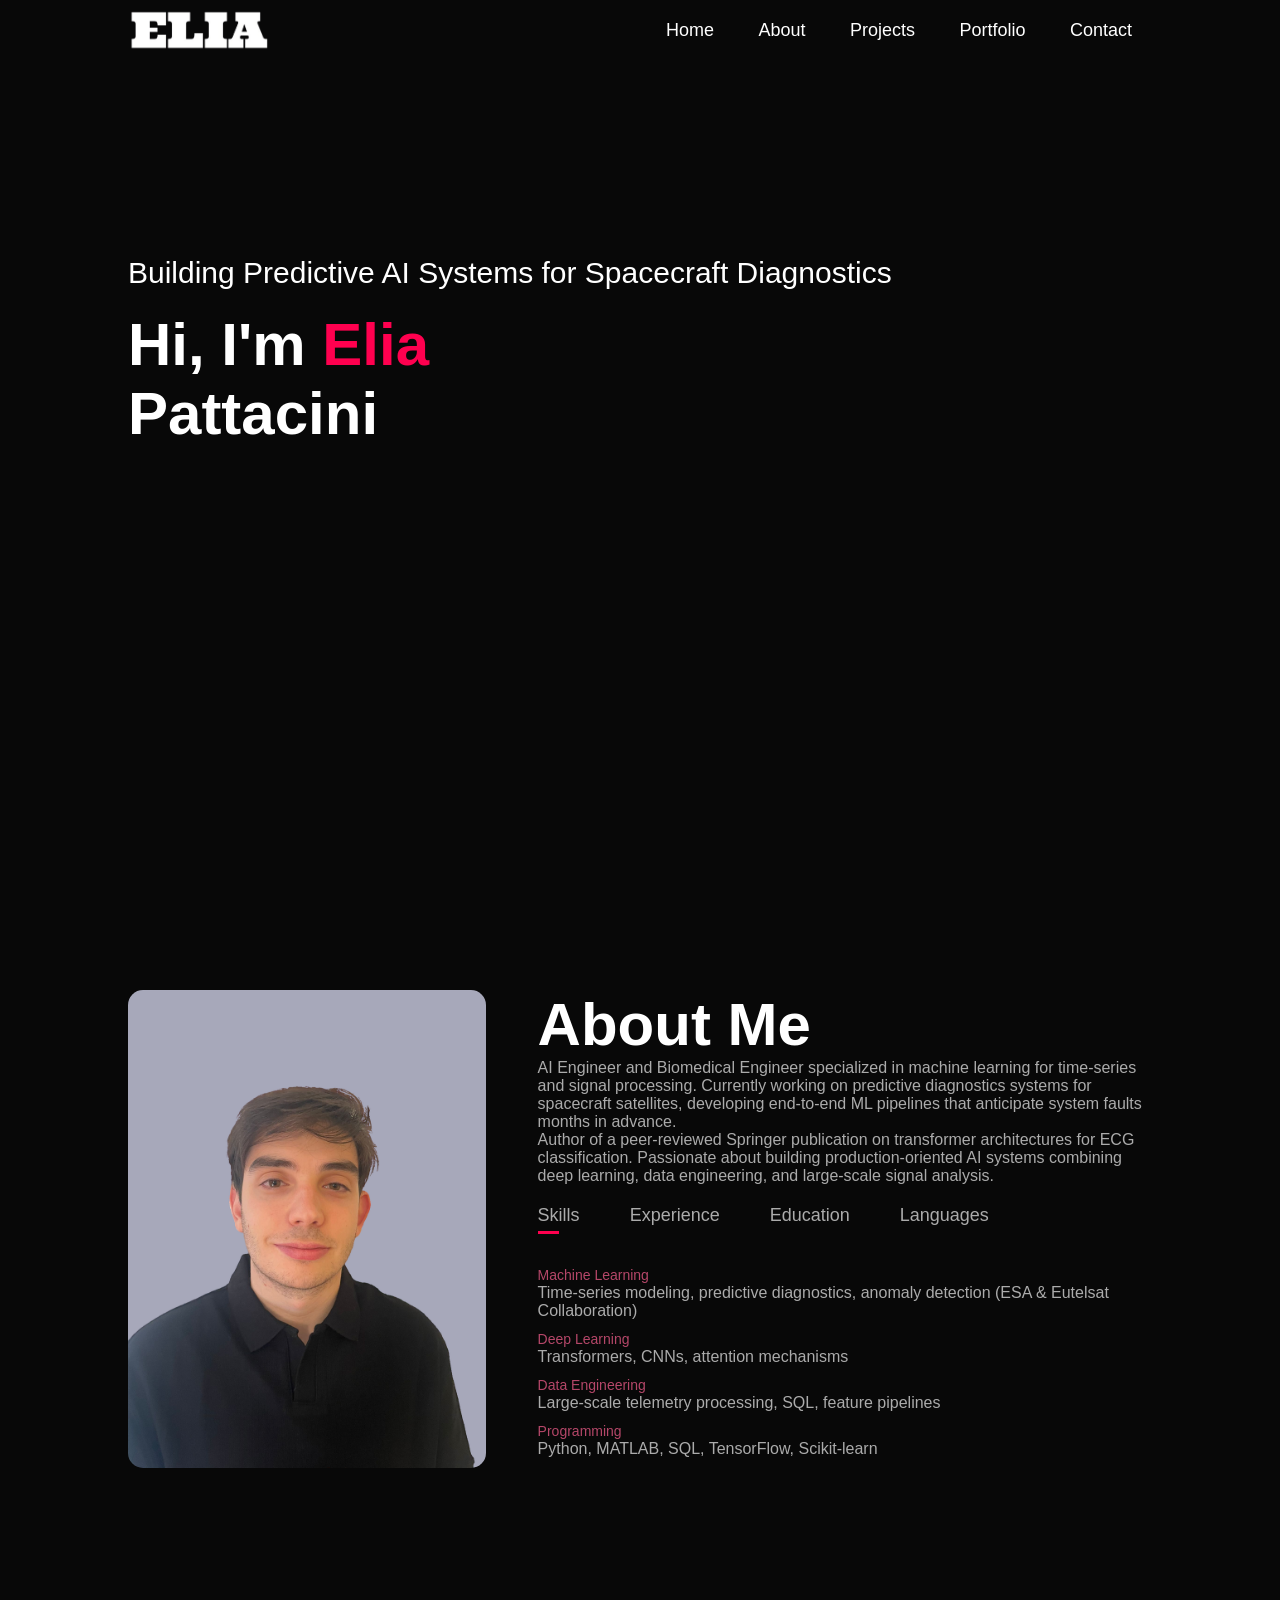
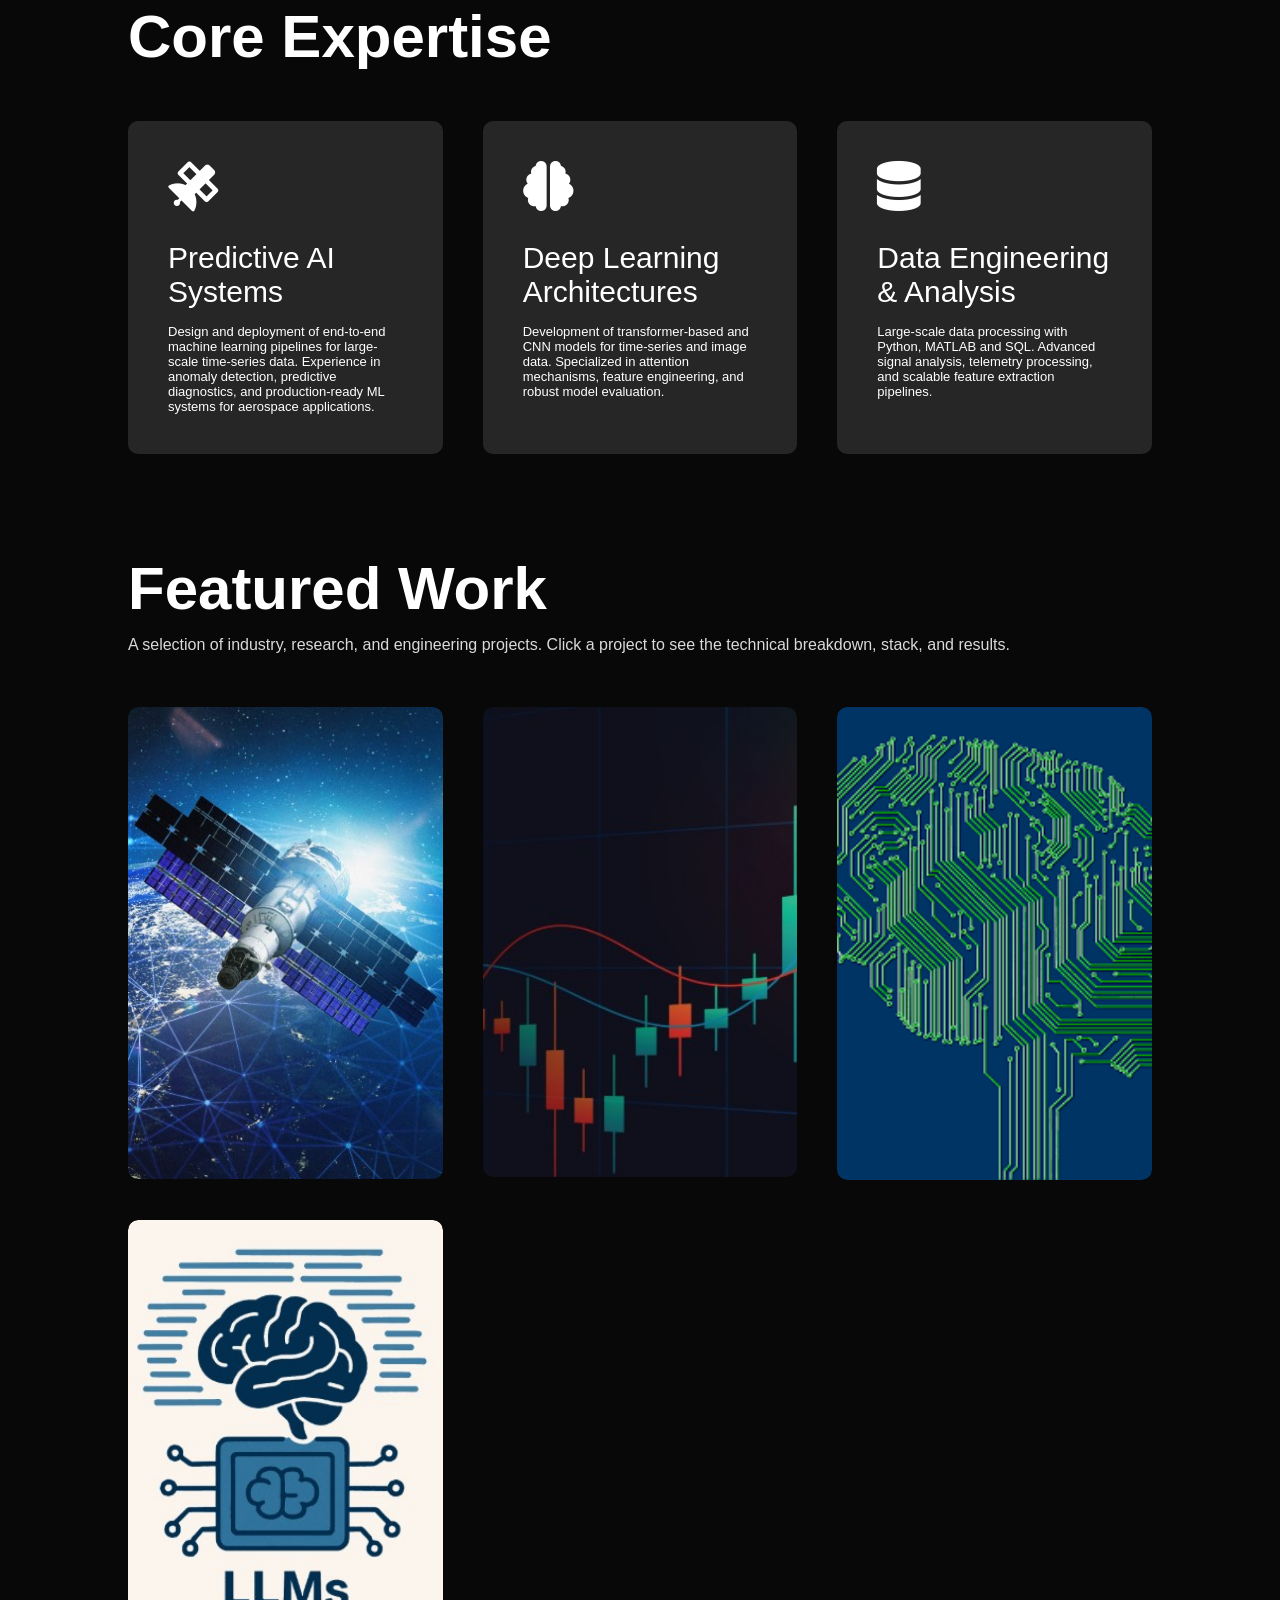
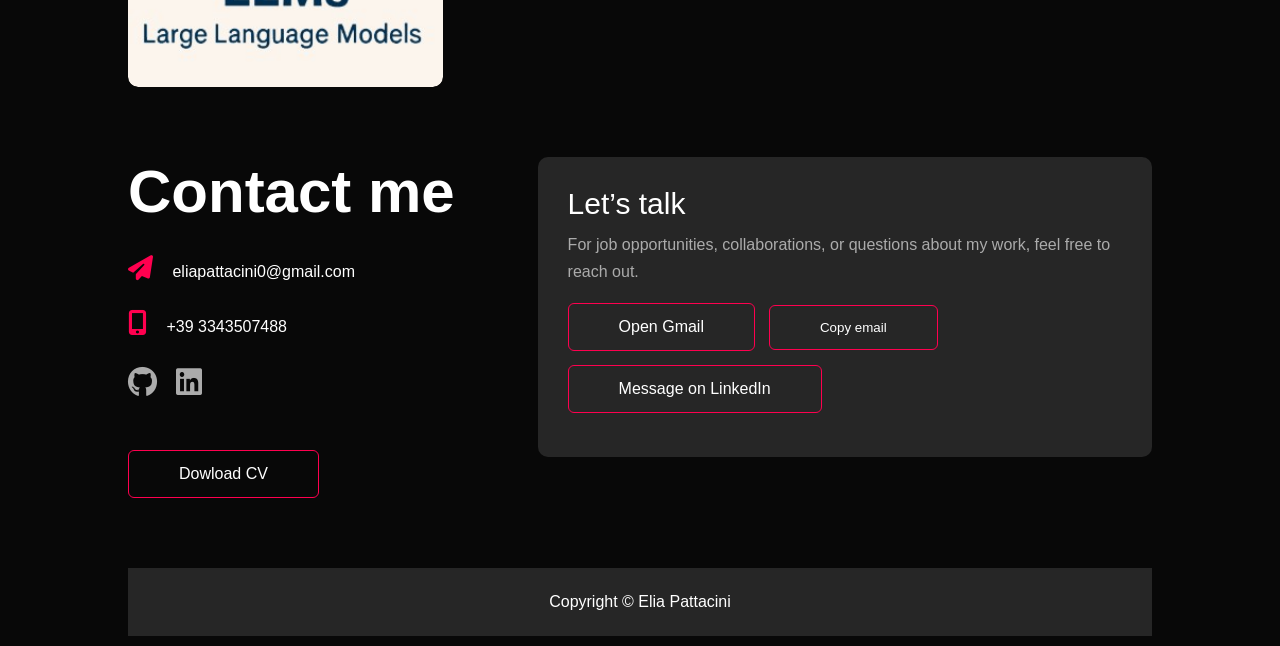
<file: index.html>
<!DOCTYPE html>
<html lang="en">
    <head>
        <meta charset="utf-8">
        <meta http-equiv="X-UA-Compatible" content="IE=edge">
        <meta name="viewport" content="width=device-width, initial-scale=1.0">
        <title>Personal Portfolio Website </title>
        <link rel="stylesheet" href="style.css">
        <link rel="stylesheet" href="https://cdnjs.cloudflare.com/ajax/libs/font-awesome/6.5.0/css/all.min.css">
    </head>
    <body>
        <div id="header">
        <div class="container">
        <nav>
            <img src="images/elia2.png" class="logo">
            <ul id="sidemenu">
            <li><a href="#header"> Home </a></li>
            <li><a href="#about">About </a></li>
            <li><a href="#services">Projects </a></li>
            <li><a href="#portfolio">Portfolio </a></li>
            <li><a href="#contact"> Contact </a></li>
            <i class="fa-solid fa-xmark" onclick="closemenu()"></i>
            </ul>
            <i class="fa-solid fa-bars" onclick="openmenu()"></i>
        </nav>    
        <div class="header-text">
            <p>Building Predictive AI Systems for Spacecraft Diagnostics</p>
            <h1> Hi, I'm <span>Elia </span><br>Pattacini</h1>
            
            </div>
        </div>      
        </div>
<!---------about-------->
        <div id="about">
        <div class="container">
            <div class="row">
                <div class="about-col-1">
                    <img src="images/prova.png">
                </div>
                <div class="about-col-2">
                    <h1 class="subtitle"> About Me </h1>
                    <p> AI Engineer and Biomedical Engineer specialized in machine learning for time-series and signal processing. 
                        Currently working on predictive diagnostics systems for spacecraft satellites, 
                        developing end-to-end ML pipelines that anticipate system faults months in advance. 
                        <br>
                        Author of a peer-reviewed Springer publication on transformer architectures for ECG classification. 
                        Passionate about building production-oriented AI systems combining deep learning, data engineering, 
                        and large-scale signal analysis.
                    </p>
                    <div class="tab-titles">
                    <p class="tab-links active-link" onclick="opentab('skills')"> Skills </p>
                    <p class="tab-links" onclick="opentab('experience')"> Experience </p>
                    <p class="tab-links" onclick="opentab('education')"> Education </p>
                    <p class="tab-links" onclick="opentab('languages')"> Languages </p>
                    </div>
                    <div class="tab-contents active-tab" id="skills">
                    <ul>
                        <li><span>Machine Learning</span><br> Time-series modeling, predictive diagnostics, anomaly detection (ESA & Eutelsat Collaboration)</li>
                        <li><span>Deep Learning</span><br> Transformers, CNNs, attention mechanisms</li>
                        <li><span>Data Engineering</span><br> Large-scale telemetry processing, SQL, feature pipelines</li>
                        <li><span>Programming</span><br> Python, MATLAB, SQL, TensorFlow, Scikit-learn</li>
                    </ul>
                    </div>
                    <div class="tab-contents" id="experience">
                    <ul>
                        <li><span>2023</span><br>Master Thesis Internship – Kaunas University of Technology, Lithuania</li>
                        <li><span>Jan 2025 - Current</span><br>Data Scientist / Machine Learning at S.A.T.E. srlu, Venice</li>
                        </ul>
                    </div>
                    <div class="tab-contents" id="education">
                    <ul>
                        <li><span>2021-2024</span><br>Msc in Biomedical Engineering at Politecnico of Milan, Italy</li>
                        <li><span>2022-2023</span><br>Erasmus Experience in Patras,Greece</li>
                        <li><span>2017-2021</span><br>Bsc in Biomedical Engineering at Politecnico of Milan, Italy</li>
                        </ul>
                    </div>
                    <div class="tab-contents" id="languages">
                    <ul>
                        <li><span>Italian</span><br>Native</li>
                        <li><span>English</span><br>C1 level</li>
                        </ul>
                    </div>
                </div>
                </div>
            </div>
       
            </div>
<!-----Services------>
        <div id="services">
            <div class="container">
                <h1 class="subtitle"> Core Expertise </h1>
                <div class="services-list">

                    <div> 
                        <i class="fa-solid fa-satellite"></i>
                        <h2>Predictive AI Systems</h2>
                        <p>
                        Design and deployment of end-to-end machine learning pipelines for large-scale 
                        time-series data. Experience in anomaly detection, predictive diagnostics, 
                        and production-ready ML systems for aerospace applications.
                        </p>
                    </div>

                    <div> 
                        <i class="fa-solid fa-brain"></i>
                        <h2>Deep Learning Architectures</h2>
                        <p>
                        Development of transformer-based and CNN models for time-series and image data. 
                        Specialized in attention mechanisms, feature engineering, and robust model evaluation.
                        </p>
                    </div>

                    <div>
                        <i class="fa-solid fa-database"></i>
                        <h2>Data Engineering & Analysis</h2>
                        <p>
                        Large-scale data processing with Python, MATLAB and SQL. 
                        Advanced signal analysis, telemetry processing, and scalable feature extraction pipelines.
                        </p>
                    </div>

                </div>
            </div>
        </div>
<!-- ===== Featured Work / Portfolio ===== -->
    <div id="portfolio">
        <div class="container">
            <h1 class="subtitle">Featured Work</h1>

            <!-- Optional short intro line -->
            <p class="section-intro">
            A selection of industry, research, and engineering projects. Click a project to see the technical breakdown, stack, and results.
            </p>

            <div class="work-list">

            <!-- 1) Satellite Predictive Diagnostics (Flagship) -->
            <div class="work">
                <img src="images/satellite2.jpg" alt="Satellite predictive diagnostics">
                <div class="layer">
                <h3>Satellite Predictive Diagnostics</h3>
                <p>
                    End-to-end ML pipelines for large-scale telemetry time-series.
                    Focus on anomaly detection & predictive diagnostics to anticipate faults months in advance.
                </p>

                <div class="tags">
                    <span>Time-Series</span>
                    <span>Anomaly Detection</span>
                    <span>ML Pipelines</span>
                    <span>Python • SQL • MATLAB</span>
                </div>
                <a href="satellite_diagnostics.html" aria-label="Open Satellite Predictive Diagnostics project page">
                    <i class="fa-solid fa-arrow-up-right-from-square"></i>
                </a>
                </div>
            </div>

            <!-- 2) Senator Trading Dashboard (Full-stack / SQL) -->
            <div class="work">
                <img src="images/trading.jpg" alt="Senator trading dashboard">
                <div class="layer">
                <h3>Senator Trading Data Platform</h3>
                <p>
                    Full-stack web app for exploring U.S. senator trades: ingestion, PostgreSQL storage, API endpoints,
                    and interactive visualizations. Built & deployed as a production-style project.
                </p>

                <div class="tags">
                    <span>FastAPI</span>
                    <span>PostgreSQL (Neon)</span>
                    <span>Render Deploy</span>
                    <span>Data Engineering</span>
                </div>

                <a href="senator_trading.html" aria-label="Open Senator Trading page">
                    <i class="fa-solid fa-arrow-up-right-from-square"></i>
                </a>
                <a href="https://senator-stock-trading-1.onrender.com/" target="_blank" rel="noopener" aria-label="Open live Senator Trading app">
                    <i class="fa-solid fa-globe"></i>
                </a>
                
                </div>
            </div>

            <!-- 3) Publication -->
            <div class="work">
                <img src="images/chatbot.png" alt="Transformer ECG publication">
                <div class="layer">
                <h3>Transformer ECG Classification (Publication)</h3>
                <p>
                    Peer-reviewed Springer publication on custom attention for multiclass ECG beat classification.
                    Includes method overview, evaluation, and key results.
                </p>

                <div class="tags">
                    <span>Transformers</span>
                    <span>Signal Processing</span>
                    <span>Research</span>
                    <span>Springer</span>
                </div>

                <a href="publication.html" aria-label="Open Publication page">
                    <i class="fa-solid fa-arrow-up-right-from-square"></i>
                </a>
                
                <a href="https://doi.org/10.1007/978-3-031-96538-8_9" target="_blank" rel="noopener" aria-label="Open DOI">
                    <i class="fa-solid fa-link"></i>
                </a>
                
                </div>
            </div>

            <!-- 4) New Project: Modern AI (LLM or CV) -->
            <div class="work">
                <img src="images/llm.jpg" alt="FAQ chatbot generator">
                <div class="layer">
                <h3>Modern AI Project (LLM )</h3>
                <p>
                    Practical project about creating a personal FAQ chatbot.
                </p>

                <div class="tags">
                    <span>LLM / RAG</span>
                    <span>Evaluation</span>
                    <span>Deployment</span>
                    <span>Product Thinking</span>
                </div>

                <a href="moder_ai.html" aria-label="Open Modern AI project page">
                    <i class="fa-solid fa-arrow-up-right-from-square"></i>
                </a>
                <a href="https://e-commerce-chatbot-v.streamlit.app/" target="_blank" rel="noopener" aria-label="Chatbot Creator">
                    <i class="fa-solid fa-globe"></i>
                </a>
                </div>
            </div>

            </div>

        </div>
    </div>
<!-----Contact------>               
        <div id="contact">
            <div class="container">
                <div class="row">                
                <div class="contact-left">
                    <h1 class="subtitle"> Contact me</h1>
                    <p><i class="fa-solid fa-paper-plane"></i> eliapattacini0@gmail.com </p>
                    <p><i class="fa-solid fa-mobile-screen-button"></i> +39 3343507488</p>
                    <div class="social-icons">
                        <a href="https://github.com/eliapattacini01"><i class="fa-brands fa-github"></i></a>
                        <a href="https://www.linkedin.com/in/elia-pattacini-732a9822a/"><i class="fa-brands fa-linkedin"></i></a>
                    </div>
                    <a href="images/CV%20Elia%20Pattacini.pdf" download class="btn btn2"> Dowload CV</a>
                </div>
                <div class="contact-right">
                    <div style="background:#262626; padding: 30px; border-radius: 10px;">
                        <h2 style="font-size: 30px; font-weight: 500; margin-bottom: 10px; color:#fff;">Let’s talk</h2>
                        <p style="color:#ababab; line-height:1.7; margin-bottom: 18px;">
                        For job opportunities, collaborations, or questions about my work, feel free to reach out.
                        </p>

                        <div style="display:flex; gap:14px; flex-wrap:wrap; align-items:center;">
                        <!-- Always works: opens Gmail compose -->
                        <a class="btn btn2 contact-btn"
                            href="https://mail.google.com/mail/?view=cm&fs=1&to=eliapattacini0@gmail.com&su=Contact%20from%20your%20portfolio&body=Hi%20Elia%2C%0D%0A%0D%0A"
                            target="_blank" rel="noopener">
                            Open Gmail
                        </a>

                        <!-- Copy to clipboard -->
                        <button class="btn btn2 contact-btn" type="button" onclick="copyEmail()">
                            Copy email
                        </button>

                        <!-- LinkedIn message -->
                        <a class="btn btn2 contact-btn"
                            href="https://www.linkedin.com/in/elia-pattacini-732a9822a/"
                            target="_blank" rel="noopener">
                            Message on LinkedIn
                        </a>
                        </div>

                        <p id="copy-status" style="margin-top: 14px; color:#ababab;"></p>
                    </div>
                </div>

            </div>
        <div class="copyright">
            <p>Copyright © Elia Pattacini</p>
                
        </div>
        </div>

        <script>
            var tablinks = document.getElementsByClassName("tab-links");
            var tabcontents = document.getElementsByClassName("tab-contents");
            function opentab(tabname){
                for(tablink of tablinks){
                    tablink.classList.remove("active-link");
                }
                for(tabcontent of tabcontents){
                    tabcontent.classList.remove("active-tab");
                }
                event.currentTarget.classList.add("active-link");
                document.getElementById(tabname).classList.add("active-tab");
            }
        </script>
        <script>
            var sidemenu = document.getElementById("sidemenu");
            function openmenu(){
                sidemenu.style.right= "0";
            }
            function closemenu(){
                sidemenu.style.right= "-200px";
            }
        </script>
        <script>
            function copyEmail() {
            const email = "eliapattacini0@gmail.com";
            const status = document.getElementById("copy-status");

            // Clipboard API works on HTTPS (GitHub Pages) and localhost
            if (navigator.clipboard && window.isSecureContext) {
                navigator.clipboard.writeText(email)
                .then(() => status.textContent = "Email copied ✅")
                .catch(() => fallbackCopy(email, status));
            } else {
                fallbackCopy(email, status);
            }
            }

            function fallbackCopy(text, statusEl) {
            // Fallback for older browsers / non-secure contexts
            const ta = document.createElement("textarea");
            ta.value = text;
            ta.style.position = "fixed";
            ta.style.left = "-9999px";
            document.body.appendChild(ta);
            ta.focus();
            ta.select();

            try {
                document.execCommand("copy");
                statusEl.textContent = "Email copied ✅";
            } catch (e) {
                statusEl.textContent = "Copy failed — email: " + text;
            }
            document.body.removeChild(ta);
            }
        </script>
    </body>
</html>
</file>
<file: style.css>
*{
    
    margin: 0;
    padding: 0;
    font-family: 'Poppins', sans-serif;
    box-sizing: border-box;
}
html{
    scroll-behavior: smooth;
}
body{
    background: #080808;
    color: #fff;
}
#header{  
    width: 100%;
    height: 100vh;
    background-image: url(images/background3.png);
    background-size: cover;
    background-position: center;
}
.container{
    padding: 10px 10%;
    
}
nav{
    display: flex;
    align-items: center;
    justify-content: space-between;
    flex-wrap: wrap;
}
.logo{
    width: 140px;
}
nav ul li{
    display: inline-block;
    list-style: none;
    margin: 10px 20px;
}
nav ul li a {
    color: #fff;
    text-decoration: none;
    font-size: 18px;
    position: relative;
}
nav ul li a::after{
    content: '';
    width: 0;
    height: 3px;
    background: #ff004f;
    position: absolute;
    left: 0;
    bottom: -6px;
    transition: 0.5s;
}
nav ul li a:hover::after{
    width:100%;
}

.header-text{
    margin-top: 20%;
    font-size: 30px;
}
.header-text h1{
    font-size: 60px;
    margin-top: 20px;
}
.header-text h1 span{
    color:#ff004f;
}
/*------about-------*/
#about{
    padding: 80px 0;
    color: #ababab;
}
.row{
    display: flex;
    justify-content: space-between;
    flex-wrap: wrap;
}
.about-col-1{
    flex-basis: 35%;
}
.about-col-1 img{
    width:100%;
    border-radius: 15px;
}
.about-col-2{
    flex-basis: 60%;
}
.subtitle{
    font-size: 60px;
    font-weight: 600;
    color: #fff;
}
.tab-titles{
    display: flex;
    margin: 20px 0 40px;
}
.tab-links{
    margin-right: 50px;
    font-size: 18px;
    font-weight: 500;
    cursor: pointer;
    position: relative;
}
.tab-links::after{
    content: '';
    width: 0;
    height: 3px;
    background: #ff004f;
    position: absolute;
    left: 0;
    bottom: -8px;
    transition: 0.5s;
}
.tab-links.active-link::after{
    width: 50%;
}
.tab-contents ul li{
    list-style: none;
    margin: 10px 0;
}
.tab-contents ul li span{
    color: #b54769;
    font-size: 14px;
}
.tab-contents{
    display: none;
}
.tab-contents.active-tab{
    display: block;
}
/*------Services-------*/
#services{
    padding: 30px 0;
}
.services-list{
    display: grid;
    grid-template-columns:  repeat(auto-fit,minmax(250px,1fr));
    grid-gap: 40px;
    margin-top: 50px;
}
.services-list div{
    background: #262626;
    padding: 40px;
    font-size: 13px;
    font-weight: 300;
    border-radius: 10px;
    transition: background 0.5s, transform 0.5s;
}
.services-list div i{
    font-size: 50px;
    margin-bottom: 30px;
}
.services-list div h2{
    font-size: 30px;
    font-weight: 500;
    margin-bottom: 15px;
}
.services-list div a{
    text-decoration: none;
    color: #fff;
    font-size:12px;
    margin-top: 20px;
    display: inline-block;
}
.services-list div:hover{
    background: #ff004f;
    transform: translateY(-10px);
    
}
/*------Services ecg-------*/
.services-list.ecg {
    display: grid;
    grid-template-columns: repeat(auto-fit, minmax(250px, 1fr));
    grid-gap: 40px;
    margin-top: 50px;
}

.services-list.ecg div {
    background: #262626;
    padding: 40px;
    font-size: 13px;
    font-weight: 300;
    border-radius: 10px;
    min-height: 350px;
    transition: background 0.5s, transform 0.5s;
    position: relative; 
    overflow: hidden;
}

.services-list.ecg div img {
    position: absolute;
    top: 0;
    left: 0;
    width: 100%;
    height: 100%;
    object-fit:contain; 
    z-index: 1;
    border-radius: 10px; 
}
.services-list.ecg div h2, 
.services-list.ecg div ul, 
.services-list.ecg div i {
    opacity: 0;
    transition: opacity 0.5s;
}

.services-list.ecg div:hover h2, 
.services-list.ecg div:hover ul,  
.services-list.ecg div:hover i {
    position: relative;
    z-index: 2; 
    color: #fff;
    opacity: 1;
}

.services-list.ecg div:hover {
    background: #ff004f;
    transform: translateY(-10px);
}
.services-list.ecg div:hover img {
    width: 0%;
    height: 0%;
}

/*------Portfolio-------*/
#portfolio{
    padding: 50px 0;
}
.work-list{
    display: grid;
    grid-template-columns:  repeat(auto-fit,minmax(250px,1fr));
    grid-gap: 40px;
    margin-top: 50px;
}
.work{
    border-radius: 10px;
    position: relative;
    overflow: hidden;
}
.work img{
    width: 100%;
    border-radius: 10px;
    display: block;
    transition: transform 0.5s;
}
.layer{
    width: 100%;
    height: 0;
    background: linear-gradient(rgba(0,0,0,0.6), #ff004f);
    border-radius: 10px;
    position: absolute;
    left: 0;
    bottom: 0;
    overflow: hidden;
    display: flex;
    align-items: center;
    justify-content: center;
    flex-direction: column;
    padding: 0 40px;
    text-align: center; 
    font-size: 14px;
    transition: height 0.5s;
}
.layer h3{
    font-weight: 500;
    margin-bottom: 20px;
}
.layer a{
    margin-top: 20px;
    color: #ff004f;
    text-decoration: none;
    font-size: 18px;
    line-height: 60px;
    background: #fff;
    width: 60px;
    height: 60px;
    border-radius: 50%;
    text-align: center;
}
.work:hover img{
    transform: scale(1.1);
}
.work:hover .layer{
    height: 100%;
}
.btn{
    display: block;
    margin: 50px auto;
    width: fit-content;
    border: 1px solid #ff004f;
    padding: 14px 50px;
    border-radius: 6px;
    text-decoration: none;
    color: white;
    color: #fff;
    transition:background 0.5s;
}
.btn:hover{
    background: #ff004f;
}
/*------Contact-------*/
.contact-left{
    flex-basis: 35%;
}
.contact-right{
    flex-basis: 60%;
}
.contact-left p{
    margin-top: 30px;
    
}
.contact-left p i{
    color: #ff004f;
    margin-right: 15px;
    font-size: 25px;
}
.social-icons{
    margin-top: 30px;
}
.social-icons a{
   text-decoration: none;
    font-size: 30px;
    margin-right: 15px;
    color: #ababab;
    display: inline-block;
    transition: transform 0.5s;
}
.social-icons a:hover{
   color:#ff004f;
    transform: translateY(-5px);
}
.btn.btn2{
    display: inline-block;
    
}
.contact-right form{
    width: 100%;
}
form input, form textarea{
    width: 100%;
    border: 0;
    outline: none;
    background: #262626;
    padding: 15px;
    margin: 15px 0;
    font-size: 18px;
    border-radius: 6px;
}
form .btn2{
    padding: 14px 60px;
    font-size:18px;
    margin-top: 20px;
    background:#080808;
    cursor: pointer;
}
.copyright{
    width: 100%;
    text-align: center;
    padding: 25px 0;
    background: #262626;
    margin-top: 20px;
}
/*------css for small screen-------*/
nav .fa-solid{
    display: none;
}

/* Tablet (601px – 900px) */
@media only screen and (max-width: 900px) and (min-width: 601px){
    .subtitle{
        font-size: 48px;
    }
    .about-col-1, .about-col-2{
        flex-basis: 100%;
    }
    .about-col-1{
        margin-bottom: 30px;
    }
    .contact-left, .contact-right{
        flex-basis: 100%;
    }
    .contact-left{
        margin-bottom: 30px;
    }
    .services-list, .work-list{
        grid-gap: 24px;
    }
}

/* Mobile (≤600px) */
@media only screen and (max-width: 600px){
    #header{
        background-image: url(images/background3.png);
    }
    .header-text{
        margin-top: 55%;
        font-size: 14px;
    }
    .header-text h1{
        font-size: 26px;
        margin-top: 12px;
    }
    nav .fa-solid{
        display: block;
        font-size: 25px;
    }
    nav ul{
        background: #ff004f;
        position: fixed;
        top: 0;
        right:-200px;
        width: 200px;
        height:100vh;
        padding-top: 50px;
        z-index:2;
        transition: right 0.5s;
    }
    nav ul li{
        display: block;
        margin: 25px;
    }
    nav ul .fa-solid{
        position: absolute;
        top: 25px;
        left: 25px;
        cursor: pointer;
    }
    .subtitle{
        font-size: 34px;
    }
    .about-col-1, .about-col-2{
        flex-basis: 100%;
    }
    .about-col-1{
        margin-bottom: 30px;
    }
    .about-col-2{
        font-size: 14px;
    }
    .tab-links{
        font-size: 14px;
        margin-right: 14px;
    }
    .contact-left, .contact-right{
        flex-basis: 100%;
    }
    .contact-left{
        margin-bottom: 30px;
    }
    .services-list, .work-list{
        grid-gap: 20px;
        margin-top: 30px;
    }
    .services-list div{
        padding: 24px;
    }
    .services-list div i{
        font-size: 36px;
        margin-bottom: 16px;
    }
    .services-list div h2{
        font-size: 22px;
    }
    .layer{
        padding: 0 20px;
        font-size: 12px;
    }
    .layer h3{
        font-size: 14px;
        margin-bottom: 10px;
    }
    .layer a{
        font-size: 14px;
        width: 46px;
        height: 46px;
        line-height: 46px;
    }
    .tags span{
        font-size: 10px;
        padding: 4px 8px;
    }
    .portfolio-cta{
        flex-direction: column;
        gap: 10px;
    }
    form input, form textarea{
        font-size: 16px;
        padding: 12px;
    }
}
.section-intro{
  margin-top: 10px;
  margin-bottom: 24px;
  opacity: 0.85;
  line-height: 1.5;
}

.tags{
  margin-top: 12px;
  display: flex;
  flex-wrap: wrap;
  gap: 8px;
}

.tags span{
  font-size: 12px;
  padding: 5px 10px;
  border: 1px solid rgba(255,255,255,0.25);
  border-radius: 999px;
  opacity: 0.9;
}

.portfolio-cta{
  margin-top: 22px;
  display: flex;
  gap: 14px;
  flex-wrap: wrap;
}
.contact-btn{
    display: inline-block !important;
    margin: 0 !important;
    background: transparent;
    color: #fff;
    cursor: pointer;
  }
  .contact-btn:focus{
    outline: 2px solid rgba(255,0,79,0.6);
    outline-offset: 2px;
  }
</file>
